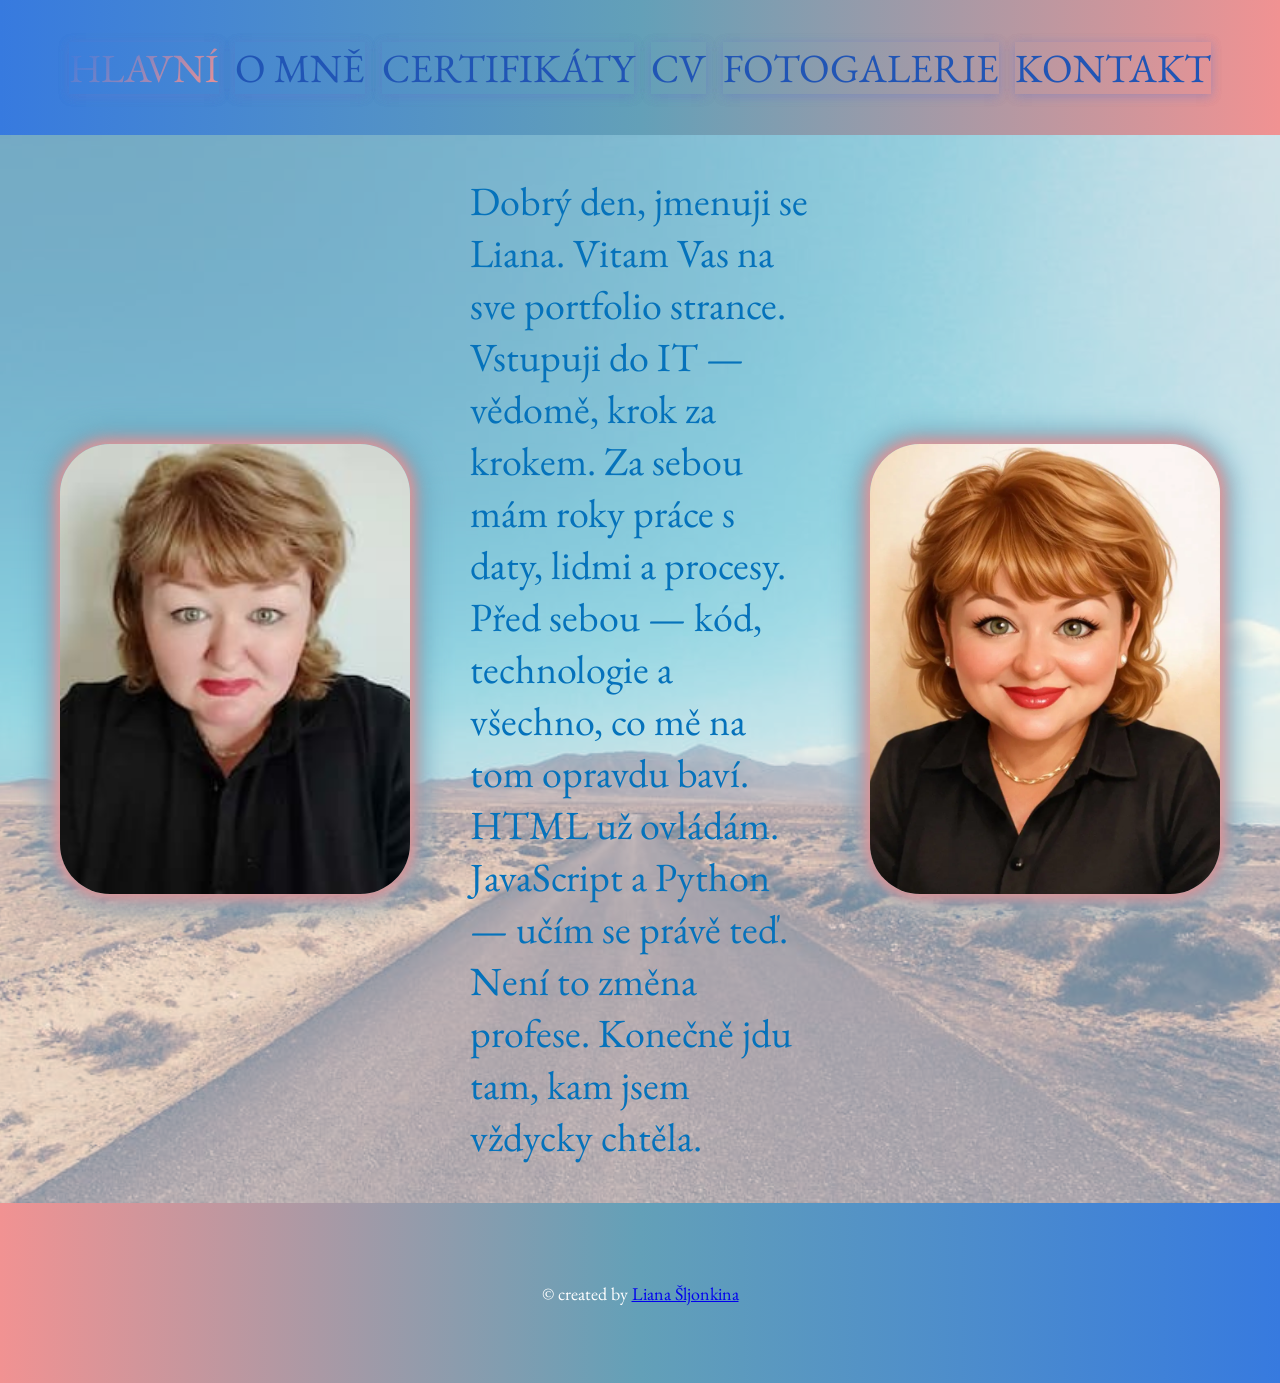
<file: index.html>
<!DOCTYPE html>
<html lang="en">
<head>
    <meta charset="UTF-8">
    <meta name="viewport" content="width=device-width, initial-scale=1.0">
    <title>Liana Šljonkina — Portfolio</title>
    <link rel="stylesheet" href="style.css">
    <link rel="preconnect" href="https://fonts.googleapis.com">
    <link rel="preconnect" href="https://fonts.gstatic.com" crossorigin>
    <link href="https://fonts.googleapis.com/css2?family=EB+Garamond:ital,wght@0,400..800;1,400..800&family=Playfair+Display:ital,wght@0,400..900;1,400..900&display=swap" rel="stylesheet">
</head>
<body>
    <header class="header">
        <nav class="nav">
            <ul>
                <li><a href="index.html" class="active">HLAVNÍ</a></li>
                <li><a href="index1.html">O MNĚ</a></li>
                <li><a href="index2.html">CERTIFIKÁTY</a></li>
                <li><a href="index3.html">CV</a></li>
                <li><a href="index4.html">FOTOGALERIE</a></li>
                <li><a href="index5.html">KONTAKT</a></li>
            </ul>
        </nav>
    </header>

    <aside class="aside">
        <div class="parent">
            <div class="foto">
                <a href="#"><img class="logo-img2" src="liana.webp" alt="foto" fetchpriority="high"></a>
            </div>
            <p>Dobrý den, jmenuji se Liana.
                Vitam Vas na sve portfolio strance.
                Vstupuji do IT — vědomě, krok za krokem. Za sebou mám roky práce s daty, lidmi
                a procesy. Před sebou — kód, technologie a všechno, co mě na tom opravdu baví.
                HTML už ovládám. JavaScript a Python — učím se právě teď.
                Není to změna profese. Konečně jdu tam, kam jsem vždycky chtěla.
            </p>
            <div class="foto2">
                <a href="#"><img class="karLi" src="karLi.webp" alt="logo" fetchpriority="high"></a>
            </div>
        </div>
    </aside>

    <footer class="footer">
        <div>© created by <a href="mailto:sljonkina@gmail.com">Liana Šljonkina</a></div>
    </footer>
</body>
</html>
</file>
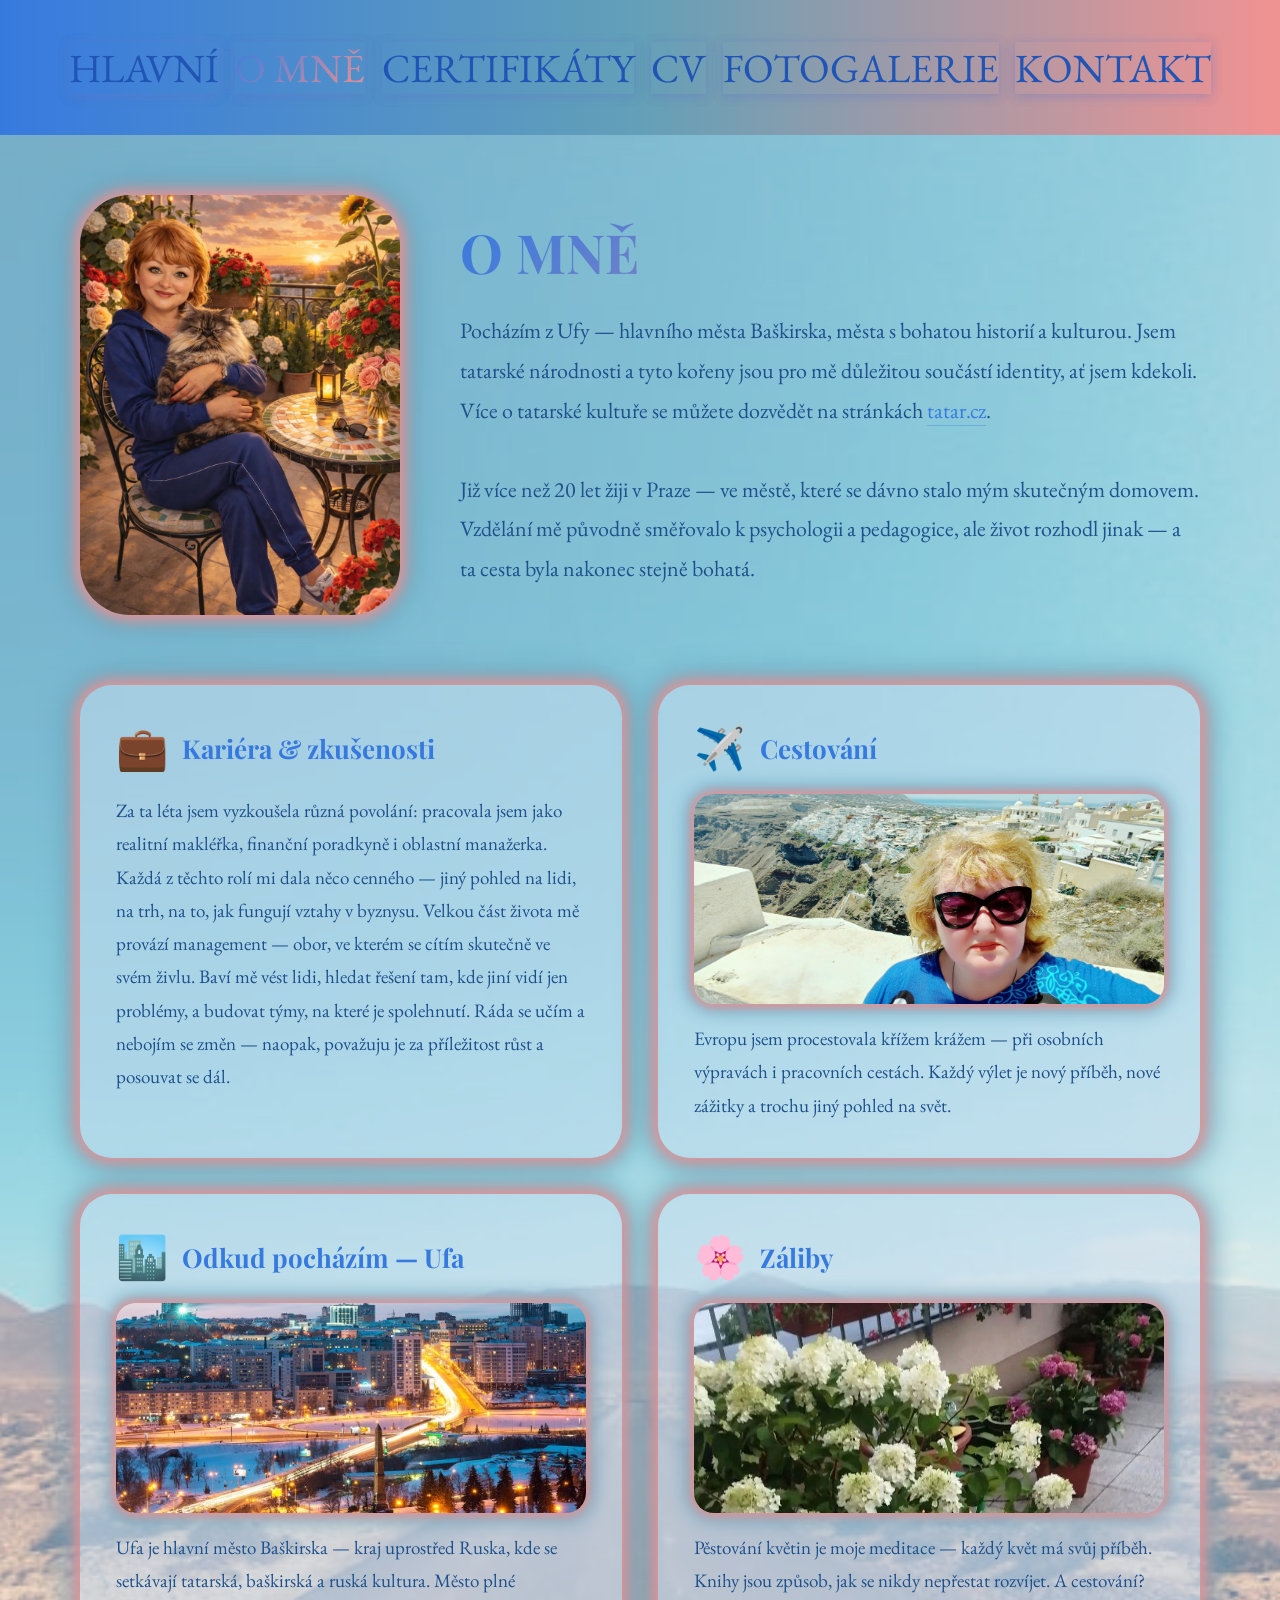
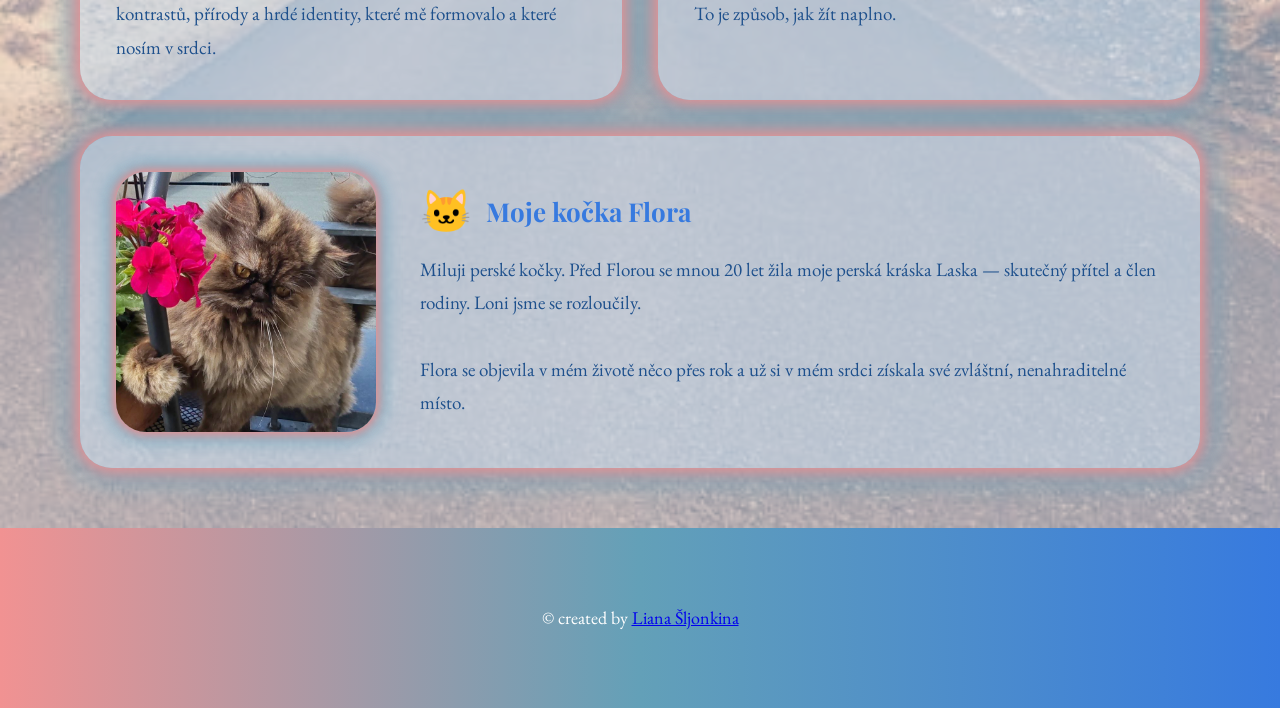
<file: index1.html>
<!DOCTYPE html>
<html lang="cs">
<head>
    <meta charset="UTF-8">
    <meta name="viewport" content="width=device-width, initial-scale=1.0">
    <title>Liana Šljonkina — O mně</title>
    <link rel="stylesheet" href="style1.css">
    <link rel="preconnect" href="https://fonts.googleapis.com">
    <link rel="preconnect" href="https://fonts.gstatic.com" crossorigin>
    <link href="https://fonts.googleapis.com/css2?family=EB+Garamond:ital,wght@0,400..800;1,400..800&family=Playfair+Display:ital,wght@0,400..900;1,400..900&display=swap" rel="stylesheet">
</head>
<body>
    <header class="header">
        <nav class="nav">
            <ul>
                <li><a href="index.html">HLAVNÍ</a></li>
                <li><a href="index1.html" class="active">O MNĚ</a></li>
                <li><a href="index2.html">CERTIFIKÁTY</a></li>
                <li><a href="index3.html">CV</a></li>
                <li><a href="index4.html">FOTOGALERIE</a></li>
                <li><a href="index5.html">KONTAKT</a></li>
            </ul>
        </nav>
    </header>

    <aside class="aside about-aside">
        <div class="about-wrapper">
            <div class="about-hero">
                <div class="foto-block">
                    <img src="fotoj1.jpg" alt="Liana Šljonkina">
                </div>
                <div class="text-block">
                    <h1>O MNĚ</h1>
                    <p>
                        Pocházím z Ufy — hlavního města Baškirska, města s bohatou historií a kulturou.
                        Jsem tatarské národnosti a tyto kořeny jsou pro mě důležitou součástí identity,
                        ať jsem kdekoli. Více o tatarské kultuře se můžete dozvědět na stránkách
                        <a href="http://tatar.cz/" class="tatar-link" target="_blank">tatar.cz</a>.
                        <br><br>
                        Již více než 20 let žiji v Praze — ve městě, které se dávno stalo mým skutečným domovem.
                        Vzdělání mě původně směřovalo k psychologii a pedagogice, ale život rozhodl jinak
                        — a ta cesta byla nakonec stejně bohatá.
                    </p>
                </div>
            </div>

            <div class="about-sections">
                <div class="card">
                    <div class="card-header">
                        <span class="card-icon">💼</span>
                        <h2>Kariéra & zkušenosti</h2>
                    </div>
                    <p>Za ta léta jsem vyzkoušela různá povolání: pracovala jsem jako realitní makléřka,
                        finanční poradkyně i oblastní manažerka. Každá z těchto rolí mi dala něco cenného
                        — jiný pohled na lidi, na trh, na to, jak fungují vztahy v byznysu. Velkou část života
                        mě provází management — obor, ve kterém se cítím skutečně ve svém živlu. Baví mě vést lidi,
                        hledat řešení tam, kde jiní vidí jen problémy, a budovat týmy, na které je spolehnutí.
                        Ráda se učím a nebojím se změn — naopak, považuju je za příležitost růst a posouvat se dál.
                    </p>
                </div>

                <div class="card">
                    <div class="card-header">
                        <span class="card-icon">✈️</span>
                        <h2>Cestování</h2>
                    </div>
                    <img src="fotoj3.jpg" alt="Cestování po Evropě">
                    <p>Evropu jsem procestovala křížem krážem — při osobních výpravách i pracovních cestách.
                        Každý výlet je nový příběh, nové zážitky a trochu jiný pohled na svět.</p>
                </div>

                <div class="card">
                    <div class="card-header">
                        <span class="card-icon">🏙️</span>
                        <h2>Odkud pocházím — Ufa</h2>
                    </div>
                    <img src="fon2.3.jpg" alt="Ufa — hlavní město Baškirska">
                    <p>Ufa je hlavní město Baškirska — kraj uprostřed Ruska, kde se setkávají
                        tatarská, baškirská a ruská kultura. Město plné kontrastů, přírody a hrdé identity,
                        které mě formovalo a které nosím v srdci.</p>
                </div>

                <div class="card">
                    <div class="card-header">
                        <span class="card-icon">🌸</span>
                        <h2>Záliby</h2>
                    </div>
                    <img src="kytky.jpg" alt="Moje květiny">
                    <p>Pěstování květin je moje meditace — každý květ má svůj příběh.
                        Knihy jsou způsob, jak se nikdy nepřestat rozvíjet. A cestování?
                        To je způsob, jak žít naplno.</p>
                </div>

                <div class="card wide">
                    <img src="flora1.jpg" alt="Kočka Flora">
                    <div class="card-body">
                        <div class="card-header">
                            <span class="card-icon">🐱</span>
                            <h2>Moje kočka Flora</h2>
                        </div>
                        <p>Miluji perské kočky. Před Florou se mnou 20 let žila moje perská kráska Laska
                            — skutečný přítel a člen rodiny. Loni jsme se rozloučily.
                            <br><br>
                            Flora se objevila v mém životě něco přes rok a už si v mém srdci
                            získala své zvláštní, nenahraditelné místo.</p>
                    </div>
                </div>
            </div>
        </div>
    </aside>

    <footer class="footer">
     <div>© created by <a href="mailto:sljonkina@gmail.com">Liana Šljonkina</a></div>
    </footer>
</body>
</html>
</file>
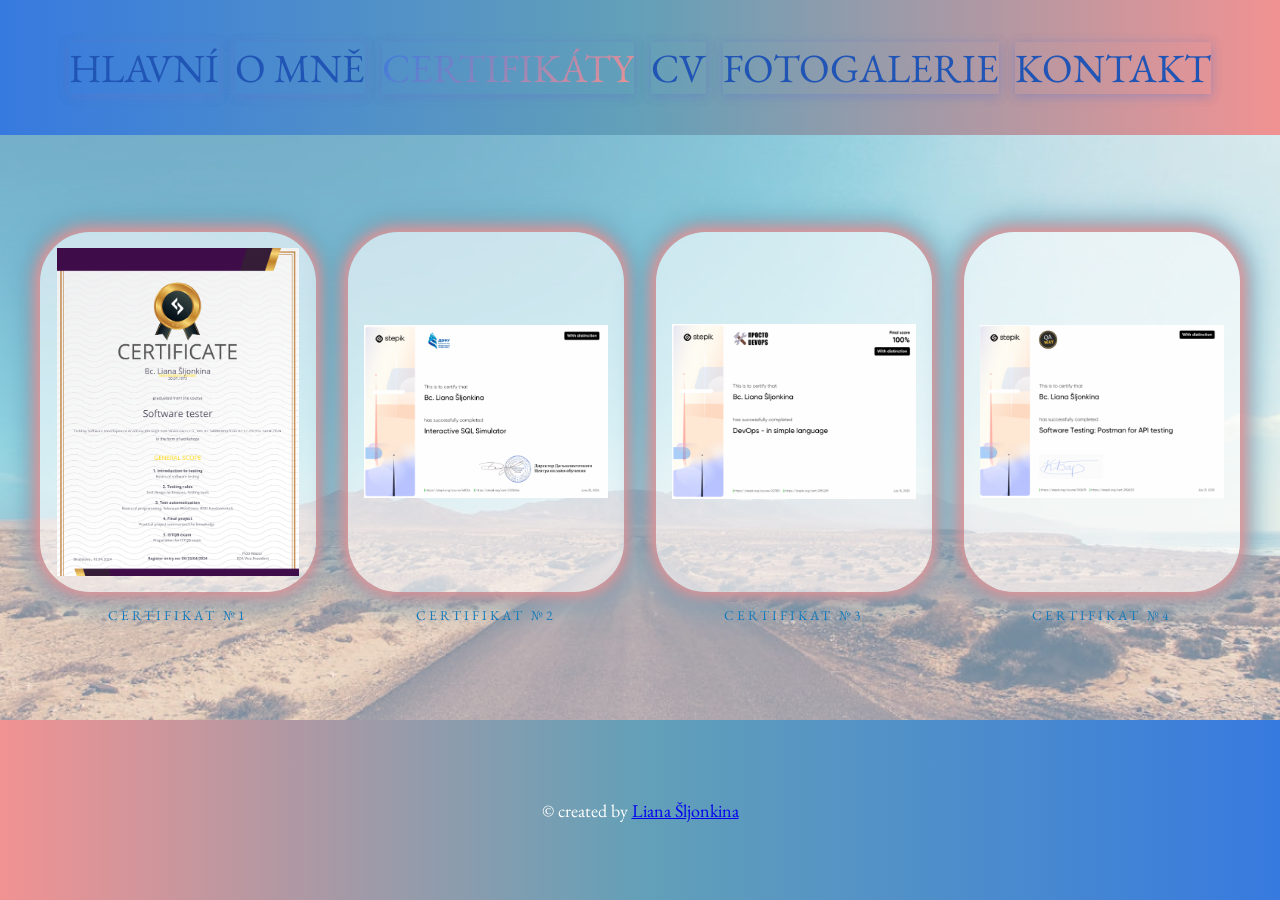
<file: index2.html>
<!DOCTYPE html>
<html lang="cs">
<head>
    <meta charset="UTF-8">
    <meta name="viewport" content="width=device-width, initial-scale=1.0">
    <title>Certifikáty — Liana Šljonkina</title>
    <link rel="stylesheet" href="style2.css">
    <link rel="preconnect" href="https://fonts.googleapis.com">
    <link rel="preconnect" href="https://fonts.gstatic.com" crossorigin>
    <link href="https://fonts.googleapis.com/css2?family=EB+Garamond:ital,wght@0,400..800;1,400..800&family=Playfair+Display:ital,wght@0,400..900;1,400..900&display=swap" rel="stylesheet">
</head>
<body>
    <header class="header">
        <nav class="nav">
            <ul>
                <li><a href="index.html">HLAVNÍ</a></li>
                <li><a href="index1.html">O MNĚ</a></li>
                <li><a href="index2.html" class="active">CERTIFIKÁTY</a></li>
                <li><a href="index3.html">CV</a></li>
                <li><a href="index4.html">FOTOGALERIE</a></li>
                <li><a href="index5.html">KONTAKT</a></li>
            </ul>
        </nav>
    </header>

    <main class="main-content">
        <section class="gallery">
            <article class="cert-card" style="--delay: 0s">
                <div class="card-inner">
                    <div class="card-shine"></div>
                    <img src="SDA.png" alt="Сертификат №1">
                    <div class="card-overlay"><span class="cert-label">01</span></div>
                </div>
                <p class="cert-title">Certifikat №1</p>
            </article>
            <article class="cert-card" style="--delay: 0.15s">
                <div class="card-inner">
                    <div class="card-shine"></div>
                    <img src="c2.png" alt="CERTIFICAT STEPIK">
                    <div class="card-overlay"><span class="cert-label">02</span></div>
                </div>
                <p class="cert-title">Certifikat №2</p>
            </article>
            <article class="cert-card" style="--delay: 0.3s">
                <div class="card-inner">
                    <div class="card-shine"></div>
                    <img src="c3.png" alt="Certifikat 3">
                    <div class="card-overlay"><span class="cert-label">03</span></div>
                </div>
                <p class="cert-title">Certifikat №3</p>
            </article>
            <article class="cert-card" style="--delay: 0.45s">
                <div class="card-inner">
                    <div class="card-shine"></div>
                    <img src="c4.png" alt="Certifikat 4">
                    <div class="card-overlay"><span class="cert-label">04</span></div>
                </div>
                <p class="cert-title">Certifikat №4</p>
            </article>
        </section>
    </main>

    <footer class="footer">
        <div>© created by <a href="mailto:sljonkina@gmail.com">Liana Šljonkina</a></div>
    </footer>
</body>
</html>
</file>
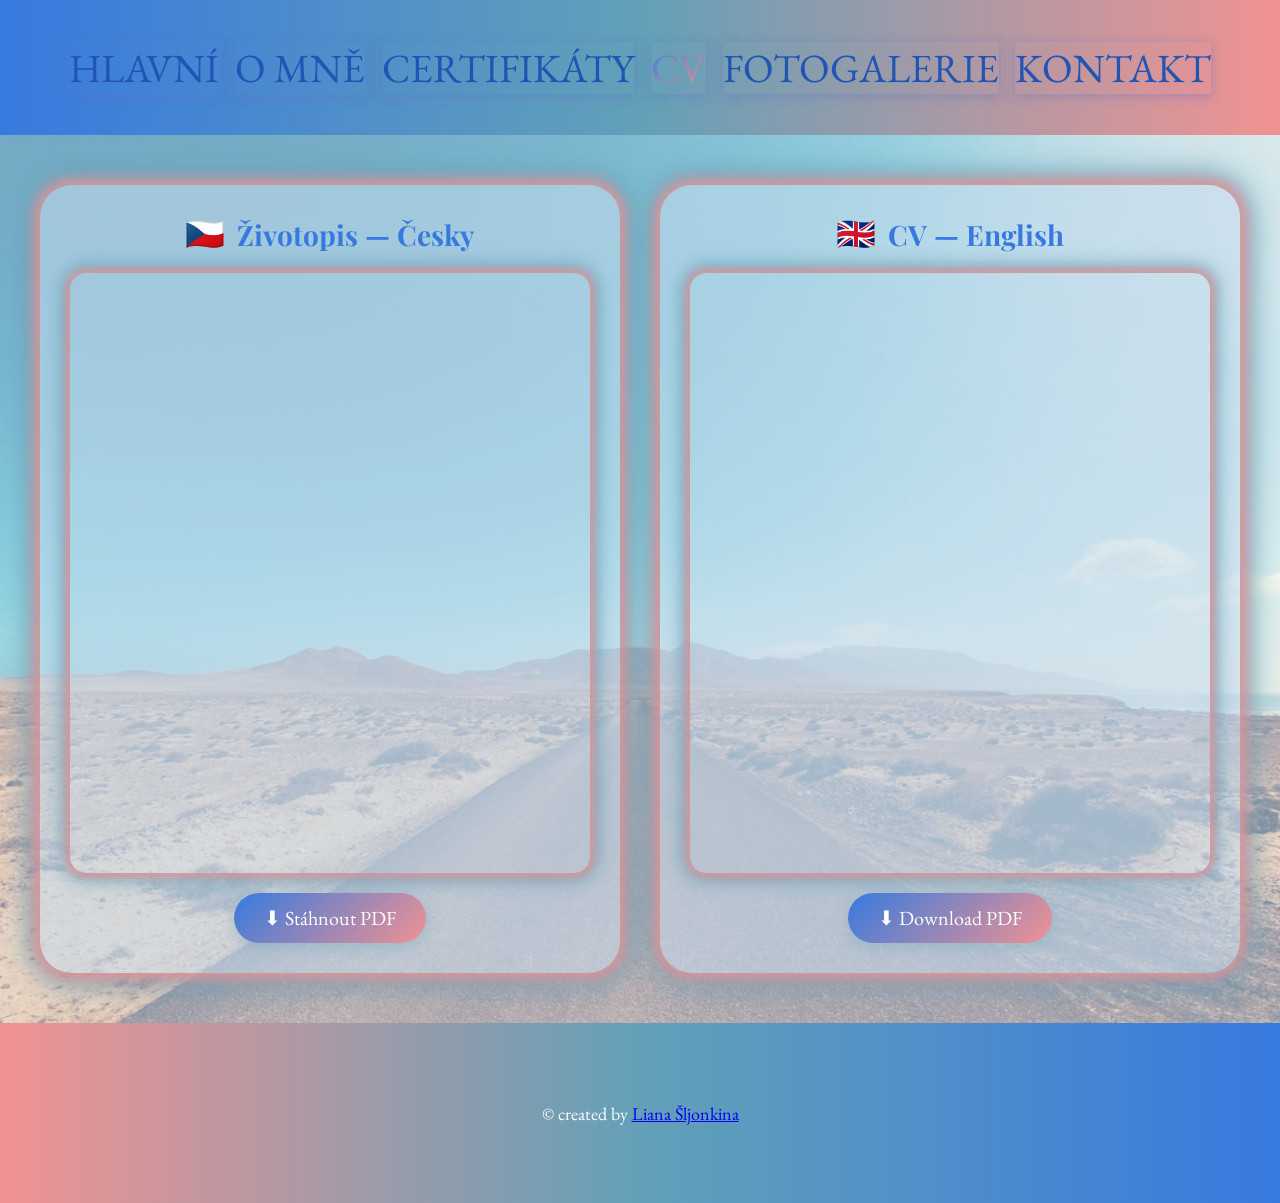
<file: index3.html>
<!DOCTYPE html>
<html lang="cs">
<head>
    <meta charset="UTF-8">
    <meta name="viewport" content="width=device-width, initial-scale=1.0">
    <title>CV — Liana Šljonkina</title>
    <link rel="stylesheet" href="style3.css">
    <link rel="preconnect" href="https://fonts.googleapis.com">
    <link rel="preconnect" href="https://fonts.gstatic.com" crossorigin>
    <link href="https://fonts.googleapis.com/css2?family=EB+Garamond:ital,wght@0,400..800;1,400..800&family=Playfair+Display:ital,wght@0,400..900;1,400..900&display=swap" rel="stylesheet">
</head>
<body>
    <header class="header">
        <nav class="nav">
            <ul>
                <li><a href="index.html">HLAVNÍ</a></li>
                <li><a href="index1.html">O MNĚ</a></li>
                <li><a href="index2.html">CERTIFIKÁTY</a></li>
                <li><a href="index3.html" class="active">CV</a></li>
                <li><a href="index4.html">FOTOGALERIE</a></li>
                <li><a href="index5.html">KONTAKT</a></li>
            </ul>
        </nav>
    </header>

    <section class="cv-section">
        <div class="cv-container">
            <div class="cv-block">
                <div class="cv-header">
                    <span class="flag">🇨🇿</span>
                    <h2>Životopis — Česky</h2>
                </div>
                <iframe src="CV_CZ_SLJONKINA.pdf" class="cv-frame"></iframe>
                <a href="CV_CZ_SLJONKINA.pdf" download class="cv-btn">⬇ Stáhnout PDF</a>
            </div>
            <div class="cv-block">
                <div class="cv-header">
                    <span class="flag">🇬🇧</span>
                    <h2>CV — English</h2>
                </div>
                <iframe src="CV_EN_SLJONKINA.pdf" class="cv-frame"></iframe>
                <a href="CV_EN_SLJONKINA.pdf" download class="cv-btn">⬇ Download PDF</a>
            </div>
        </div>
    </section>

    <footer class="footer">
        <div>© created by <a href="mailto:sljonkina@gmail.com">Liana Šljonkina</a></div>
    </footer>
</body>
</html>
</file>
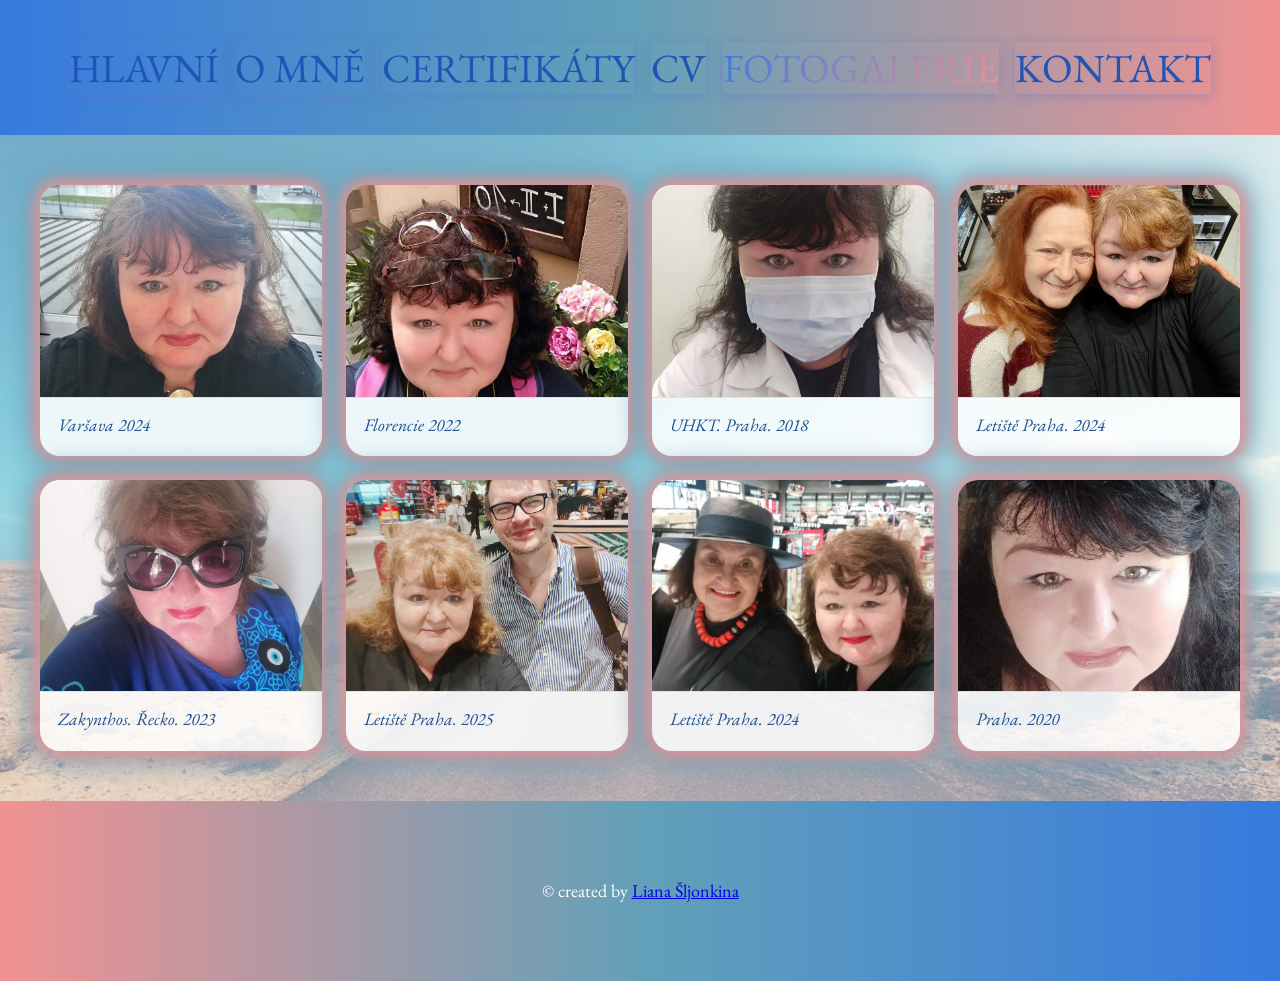
<file: index4.html>
<!DOCTYPE html>
<html lang="cs">
<head>
    <meta charset="UTF-8">
    <meta name="viewport" content="width=device-width, initial-scale=1.0">
    <title>Fotogalerie — Liana Šljonkina</title>
    <link rel="stylesheet" href="style4.css">
    <link rel="preconnect" href="https://fonts.googleapis.com">
    <link rel="preconnect" href="https://fonts.gstatic.com" crossorigin>
    <link href="https://fonts.googleapis.com/css2?family=EB+Garamond:ital,wght@0,400..800;1,400..800&family=Playfair+Display:ital,wght@0,400..900;1,400..900&display=swap" rel="stylesheet">
</head>
<body>
    <header class="header">
        <nav class="nav">
            <ul>
                <li><a href="index.html">HLAVNÍ</a></li>
                <li><a href="index1.html">O MNĚ</a></li>
                <li><a href="index2.html">CERTIFIKÁTY</a></li>
                <li><a href="index3.html">CV</a></li>
                <li><a href="index4.html" class="active">FOTOGALERIE</a></li>
                <li><a href="index5.html">KONTAKT</a></li>
            </ul>
        </nav>
    </header>

    <section class="gallery-section">
        <div class="gallery-grid">
            <article class="photo-card">
                <div class="photo-wrap"><img src="foto1.jpg" alt="Varšava 2024"></div>
                <div class="photo-caption"><p>Varšava 2024</p></div>
            </article>
            <article class="photo-card">
                <div class="photo-wrap"><img src="foto2.jpg" alt="Florencie 2022"></div>
                <div class="photo-caption"><p>Florencie 2022</p></div>
            </article>
            <article class="photo-card">
                <div class="photo-wrap"><img src="foto3.jpg" alt="UHKT Praha 2018"></div>
                <div class="photo-caption"><p>UHKT. Praha. 2018</p></div>
            </article>
            <article class="photo-card">
                <div class="photo-wrap"><img src="foto4.jpg" alt="Letiště Praha 2024"></div>
                <div class="photo-caption"><p>Letiště Praha. 2024</p></div>
            </article>
            <article class="photo-card">
                <div class="photo-wrap"><img src="foto5.jpg" alt="Zakynthos Řecko 2023"></div>
                <div class="photo-caption"><p>Zakynthos. Řecko. 2023</p></div>
            </article>
            <article class="photo-card">
                <div class="photo-wrap"><img src="foto 8.png" alt="Letiště Praha 2025"></div>
                <div class="photo-caption"><p>Letiště Praha. 2025</p></div>
            </article>
            <article class="photo-card">
                <div class="photo-wrap"><img src="foto7.png" alt="Letiště Praha 2024"></div>
                <div class="photo-caption"><p>Letiště Praha. 2024</p></div>
            </article>
            <article class="photo-card">
                <div class="photo-wrap"><img src="foto 6.jpg" alt="Praha 2020"></div>
                <div class="photo-caption"><p>Praha. 2020</p></div>
            </article>
        </div>
    </section>

    <footer class="footer">
        <div>© created by <a href="mailto:sljonkina@gmail.com">Liana Šljonkina</a></div>
    </footer>
</body>
</html>
</file>
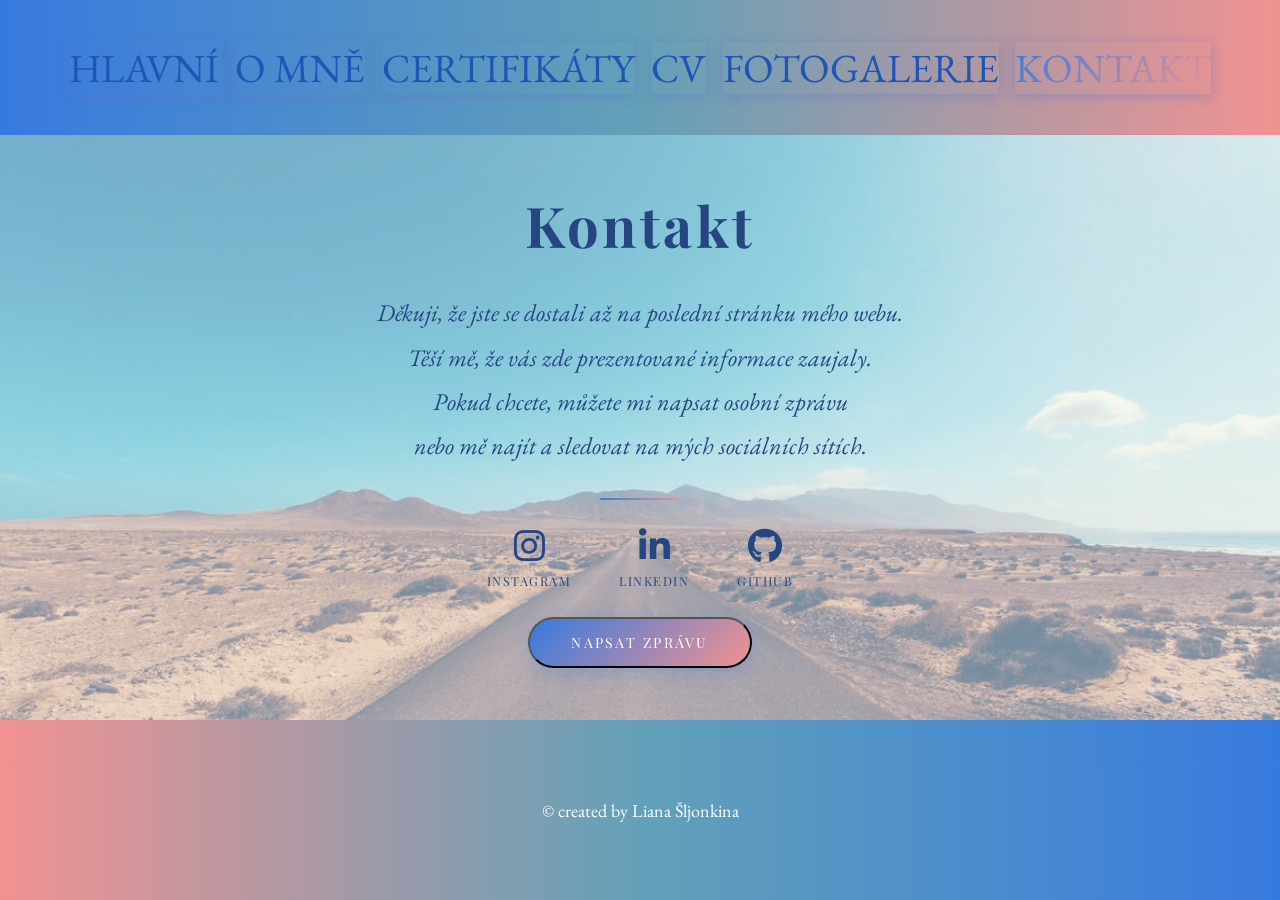
<file: index5.html>
<!DOCTYPE html>
<html lang="cs">
<head>
    <meta charset="UTF-8">
    <meta name="viewport" content="width=device-width, initial-scale=1.0">
    <title>Liana Šljonkina — Kontakt</title>
    <link rel="stylesheet" href="style5.css">
    <link rel="preconnect" href="https://fonts.googleapis.com">
    <link rel="preconnect" href="https://fonts.gstatic.com" crossorigin>
    <link href="https://fonts.googleapis.com/css2?family=EB+Garamond:ital,wght@0,400..800;1,400..800&family=Playfair+Display:ital,wght@0,400..900;1,400..900&display=swap" rel="stylesheet">
    <link rel="stylesheet" href="https://cdnjs.cloudflare.com/ajax/libs/font-awesome/6.5.0/css/all.min.css"/>
</head>
<body>
    <header class="header">
        <nav class="nav">
            <ul>
                <li><a href="index.html">HLAVNÍ</a></li>
                <li><a href="index1.html">O MNĚ</a></li>
                <li><a href="index2.html">CERTIFIKÁTY</a></li>
                <li><a href="index3.html">CV</a></li>
                <li><a href="index4.html">FOTOGALERIE</a></li>
                <li><a href="index5.html" class="active">KONTAKT</a></li>
            </ul>
        </nav>
    </header>

    <aside class="aside">
        <div class="parent">
            <div class="contact-block">
                <h1 class="contact-title">Kontakt</h1>
                <p class="contact-text">
                    Děkuji, že jste se dostali až na poslední stránku mého webu.<br>
                    Těší mě, že vás zde prezentované informace zaujaly.<br>
                    Pokud chcete, můžete mi napsat osobní zprávu<br>
                    nebo mě najít a sledovat na mých sociálních sítích.
                </p>
                <div class="divider"></div>
                <div class="socials">
                    <a class="social-link" href="https://www.instagram.com/liana_bizne/" target="_blank">
                        <i class="fa-brands fa-instagram"></i>
                        <span>Instagram</span>
                    </a>
                    <a class="social-link" href="https://www.linkedin.com/in/liana-%C5%A1ljonkina/" target="_blank">
                        <i class="fa-brands fa-linkedin-in"></i>
                        <span>LinkedIn</span>
                    </a>
                    <a class="social-link" href="https://github.com/LianaSl" target="_blank">
                        <i class="fa-brands fa-github"></i>
                        <span>GitHub</span>
                    </a>
                </div>
                <button id="open-modal-btn" class="btn-contact">Napsat zprávu</button>
            </div>
        </div>
    </aside>

    <footer class="footer">
        <div>© created by Liana Šljonkina</div>
    </footer>

    <div class="modal-overlay" id="modal">
        <div class="modal">
            <button id="modal-close-btn" class="modal-close">&times;</button>
            <h2>Napište mi</h2>
            <form id="contact-form" action="https://formspree.io/f/mvzwkqwl" method="POST">
                <div class="field-wrap">
                    <label for="iname">Jméno</label>
                    <input type="text" id="iname" name="name" placeholder="Vaše jméno">
                </div>
                <div class="field-wrap">
                    <label for="iemail">E-mail</label>
                    <input type="email" id="iemail" name="email" placeholder="vas@email.cz">
                </div>
                <div class="field-wrap">
                    <label for="imessage">Zpráva</label>
                    <textarea id="imessage" name="message" placeholder="Vaše zpráva..."></textarea>
                </div>
                <button type="submit" class="btn-send">Odeslat zprávu</button>
            </form>
            <div id="success-msg" class="success-msg" style="display:none;">
                ✅ Děkuji! Vaše zpráva byla odeslána.
                
            </div>
        </div>
    </div>

    <script src="script.js"></script>
</body>
</html>
</file>
<file: style.css>
* {
    margin: 0;
    padding: 0;
    box-sizing: border-box;
}

body {
    min-height: 100vh;
    display: flex;
    flex-direction: column;
}

.header {
    width: 100%;
    height: 15vh;
    padding: 20px 40px;
    display: flex;
    align-items: center;
    background-image: linear-gradient(
        to right,
        rgb(55, 122, 223),
        rgb(99, 160, 184),
        rgb(241, 146, 146)
    );
}

.nav { width: 100%; }

.nav ul {
    list-style: none;
    display: flex;
    justify-content: space-evenly;
    align-items: center;
    gap: 12px;
    width: 100%;
    padding: 16px 24px;
    margin: 0;
}

.nav ul li { cursor: pointer; }

.nav ul li a,
.nav ul li {
    font-family: 'EB Garamond', serif;
    font-size: 40px;
    text-decoration: none;
    color: hsl(219, 69%, 42%);
    cursor: pointer;
    transition: opacity 0.25s ease, transform 0.2s ease, box-shadow 0.25s ease;
    box-shadow: 0 2px 10px rgba(100, 120, 200, 0.25);
}

.nav ul li a:hover,
.nav ul li:hover {
    opacity: 0.88;
    transform: translateY(-2px);
    box-shadow: 0 5px 18px rgba(180, 100, 160, 0.4);
}

.nav ul li a.active {
    background: linear-gradient(135deg, rgb(55, 122, 223), rgb(241, 146, 146));
    -webkit-background-clip: text;
    -webkit-text-fill-color: transparent;
    background-clip: text;
}

.nav ul li:hover { color: white; }

.aside {
    flex: 1;
    background-color: rgba(198, 220, 238, 0.7);
    background-image: url(put5.jpeg);
    background-size: cover;
    background-position: center;
    background-repeat: no-repeat;
    background-blend-mode: overlay;
    font-family: "EB Garamond", serif;
    display: flex;
    align-items: center;
}

.parent {
    display: flex;
    align-items: center;
    gap: 60px;
    padding: 40px 60px;
    font-size: 40px;
    font-family: "EB Garamond", serif;
    color: rgb(5, 114, 187);
}

.karLi {
    width: 350px;
    height: 450px;
    border-radius: 50px;
    object-fit: cover;
    display: block;
    box-shadow:
        0 0 15px 5px rgb(241, 146, 146),
        0 0 30px 10px rgb(99, 160, 184);
}

.logo-img2 {
    width: 350px;
    height: 450px;
    border-radius: 50px;
    object-fit: cover;
    display: block;
    box-shadow:
        0 0 15px 5px rgb(241, 146, 146),
        0 0 30px 10px rgb(99, 160, 184);
}

.footer {
    height: 20vh;
    display: flex;
    align-items: center;
    justify-content: center;
    font-size: 18px;
    color: white;
    font-family: "EB Garamond", serif;
    background-image: linear-gradient(
        to left,
        rgb(55, 122, 223),
        rgb(99, 160, 184),
        rgb(241, 146, 146)
    );
}

@media (max-width: 768px) {
    .header { height: auto; padding: 16px 20px; }
    .nav ul { flex-wrap: wrap; justify-content: center; gap: 8px; padding: 10px 16px; }
    .nav ul li a, .nav ul li { font-size: 22px; }
    .parent { flex-direction: column; align-items: center; text-align: center; font-size: 24px; padding: 30px 20px; gap: 30px; }
    .karLi, .logo-img2 { width: 220px; height: 280px; }
}
/* === FOTO ANIMATION === */
@keyframes slideInLeft {
    from {
        opacity: 0;
        transform: translateX(-80px) scale(0.85);
    }
    to {
        opacity: 1;
        transform: translateX(0) scale(1);
    }
}

@keyframes slideInRight {
    from {
        opacity: 0;
        transform: translateX(80px) scale(0.85);
    }
    to {
        opacity: 1;
        transform: translateX(0) scale(1);
    }
}

.foto {
    animation: slideInLeft 0.9s ease-out both;
}

.foto2 {
    animation: slideInRight 0.9s ease-out both;
}
.logo-img2,
.karLi {
    transition: transform 0.3s ease;
}

.logo-img2:hover,
.karLi:hover {
    transform: scale(1.05);
}
</file>
<file: style1.css>
* {
    margin: 0;
    padding: 0;
    box-sizing: border-box;
}

body {
    min-height: 100vh;
    display: flex;
    flex-direction: column;
}

.header {
    width: 100%;
    height: 15vh;
    padding: 20px 40px;
    display: flex;
    align-items: center;
    background-image: linear-gradient(
        to right,
        rgb(55, 122, 223),
        rgb(99, 160, 184),
        rgb(241, 146, 146)
    );
}

.nav { width: 100%; }

.nav ul {
    list-style: none;
    display: flex;
    justify-content: space-evenly;
    align-items: center;
    gap: 12px;
    width: 100%;
    padding: 16px 24px;
    margin: 0;
}

.nav ul li { cursor: pointer; }

.nav ul li a,
.nav ul li {
    font-family: 'EB Garamond', serif;
    font-size: 40px;
    text-decoration: none;
    color: hsl(219, 69%, 42%);
    cursor: pointer;
    transition: opacity 0.25s ease, transform 0.2s ease, box-shadow 0.25s ease;
    box-shadow: 0 2px 10px rgba(100, 120, 200, 0.25);
}

.nav ul li a:hover,
.nav ul li:hover {
    opacity: 0.88;
    transform: translateY(-2px);
    box-shadow: 0 5px 18px rgba(180, 100, 160, 0.4);
}

.nav ul li a.active {
    background: linear-gradient(135deg, rgb(55, 122, 223), rgb(241, 146, 146));
    -webkit-background-clip: text;
    -webkit-text-fill-color: transparent;
    background-clip: text;
}

.nav ul li:hover { color: white; }

.footer {
    height: 20vh;
    display: flex;
    align-items: center;
    justify-content: center;
    font-size: 18px;
    color: white;
    font-family: "EB Garamond", serif;
    background-image: linear-gradient(
        to left,
        rgb(55, 122, 223),
        rgb(99, 160, 184),
        rgb(241, 146, 146)
    );
}

@media (max-width: 768px) {
    .header { height: auto; padding: 16px 20px; }
    .nav ul { flex-wrap: wrap; justify-content: center; gap: 8px; padding: 10px 16px; }
    .nav ul li a, .nav ul li { font-size: 22px; }
}

/* ===== O MNĚ PAGE ===== */

.about-aside {
    display: block !important;
    align-items: unset !important;
    flex: 1;
    background-color: rgba(198, 220, 238, 0.7);
    background-image: url(put5.jpeg);
    background-size: cover;
    background-position: center;
    background-repeat: no-repeat;
    background-blend-mode: overlay;
}

.about-wrapper {
    max-width: 1200px;
    margin: 0 auto;
    padding: 60px 40px;
    font-family: "EB Garamond", serif;
}

.about-hero {
    display: flex;
    align-items: center;
    gap: 60px;
    margin-bottom: 70px;
    animation: fadeUp 0.8s ease both;
}

.about-hero .foto-block img {
    width: 320px;
    height: 420px;
    border-radius: 50px;
    object-fit: cover;
    display: block;
    box-shadow:
        0 0 15px 5px rgb(241, 146, 146),
        0 0 30px 10px rgb(99, 160, 184);
    transition: transform 0.35s ease;
}

.about-hero .foto-block img:hover { transform: scale(1.03); }

.about-hero h1 {
    font-family: 'Playfair Display', serif;
    font-size: 54px;
    font-weight: 700;
    line-height: 1.15;
    margin-bottom: 28px;
    background: linear-gradient(135deg, rgb(55, 122, 223), rgb(241, 146, 146));
    -webkit-background-clip: text;
    -webkit-text-fill-color: transparent;
    background-clip: text;
}

.about-hero p {
    font-size: 22px;
    line-height: 1.8;
    color: rgb(30, 80, 140);
}

.about-sections {
    display: grid;
    grid-template-columns: 1fr 1fr;
    gap: 36px;
}

.card {
    background: rgba(198, 220, 238, 0.55);
    border-radius: 32px;
    padding: 36px;
    display: flex;
    flex-direction: column;
    gap: 18px;
    box-shadow:
        0 0 15px 5px rgb(241, 146, 146),
        0 0 30px 10px rgb(99, 160, 184);
    transition: transform 0.28s ease, box-shadow 0.28s ease;
    animation: fadeUp 0.8s ease both;
}

.card:hover {
    transform: translateY(-5px);
    box-shadow:
        0 0 20px 8px rgb(241, 146, 146),
        0 0 40px 15px rgb(99, 160, 184);
}

.card:nth-child(1) { animation-delay: 0.1s; }
.card:nth-child(2) { animation-delay: 0.2s; }
.card:nth-child(3) { animation-delay: 0.3s; }
.card:nth-child(4) { animation-delay: 0.4s; }
.card:nth-child(5) { animation-delay: 0.5s; }

.card-header { display: flex; align-items: center; gap: 14px; }
.card-icon { font-size: 42px; }

.card h2 {
    font-family: 'Playfair Display', serif;
    font-size: 26px;
    color: rgb(55, 122, 223);
}

.card p {
    font-size: 19px;
    line-height: 1.75;
    color: rgb(30, 80, 140);
}

.card img {
    width: 100%;
    height: 210px;
    object-fit: cover;
    border-radius: 20px;
    box-shadow:
        0 0 10px 3px rgb(241, 146, 146),
        0 0 20px 6px rgb(99, 160, 184);
}

.card.wide {
    grid-column: 1 / -1;
    flex-direction: row;
    align-items: center;
    gap: 44px;
}

.card.wide img { width: 260px; height: 260px; flex-shrink: 0; border-radius: 30px; }

.card.wide .card-body {
    flex: 1;
    display: flex;
    flex-direction: column;
    gap: 14px;
}

a.tatar-link {
    color: rgb(55, 122, 223);
    text-decoration: none;
    border-bottom: 1px solid rgba(55, 122, 223, 0.35);
    transition: color 0.2s, border-color 0.2s;
}
a.tatar-link:hover { color: rgb(200, 80, 120); border-color: rgb(200, 80, 120); }

@keyframes fadeUp {
    from { opacity: 0; transform: translateY(28px); }
    to   { opacity: 1; transform: translateY(0); }
}

@media (max-width: 768px) {
    .about-wrapper { padding: 30px 20px; }
    .about-hero { flex-direction: column; text-align: center; }
    .about-hero .foto-block img { width: 240px; height: 300px; }
    .about-hero h1 { font-size: 34px; }
    .about-hero p { font-size: 18px; }
    .about-sections { grid-template-columns: 1fr; }
    .card.wide { flex-direction: column; }
    .card.wide img { width: 100%; height: 220px; }
}
</file>
<file: style2.css>
* {
    margin: 0;
    padding: 0;
    box-sizing: border-box;
}

body {
    min-height: 100vh;
    display: flex;
    flex-direction: column;
}

.header {
    width: 100%;
    height: 15vh;
    padding: 20px 40px;
    display: flex;
    align-items: center;
    background-image: linear-gradient(
        to right,
        rgb(55, 122, 223),
        rgb(99, 160, 184),
        rgb(241, 146, 146)
    );
}

.nav { width: 100%; }

.nav ul {
    list-style: none;
    display: flex;
    justify-content: space-evenly;
    align-items: center;
    gap: 12px;
    width: 100%;
    padding: 16px 24px;
    margin: 0;
}

.nav ul li { cursor: pointer; }

.nav ul li a,
.nav ul li {
    font-family: 'EB Garamond', serif;
    font-size: 40px;
    text-decoration: none;
    color: hsl(219, 69%, 42%);
    cursor: pointer;
    transition: opacity 0.25s ease, transform 0.2s ease, box-shadow 0.25s ease;
    box-shadow: 0 2px 10px rgba(100, 120, 200, 0.25);
}

.nav ul li a:hover,
.nav ul li:hover {
    opacity: 0.88;
    transform: translateY(-2px);
    box-shadow: 0 5px 18px rgba(180, 100, 160, 0.4);
}

.nav ul li a.active {
    background: linear-gradient(135deg, rgb(55, 122, 223), rgb(241, 146, 146));
    -webkit-background-clip: text;
    -webkit-text-fill-color: transparent;
    background-clip: text;
}

.nav ul li:hover { color: white; }

.footer {
    height: 20vh;
    display: flex;
    align-items: center;
    justify-content: center;
    font-size: 18px;
    color: white;
    font-family: "EB Garamond", serif;
    background-image: linear-gradient(
        to left,
        rgb(55, 122, 223),
        rgb(99, 160, 184),
        rgb(241, 146, 146)
    );
}

@media (max-width: 768px) {
    .header { height: auto; padding: 16px 20px; }
    .nav ul { flex-wrap: wrap; justify-content: center; gap: 8px; padding: 10px 16px; }
    .nav ul li a, .nav ul li { font-size: 22px; }
}

/* ===== CERTIFIKÁTY PAGE ===== */

.main-content {
    flex: 1;
    background-color: rgba(198, 220, 238, 0.7);
    background-image: url(put5.jpeg);
    background-size: cover;
    background-position: center;
    background-repeat: no-repeat;
    background-blend-mode: overlay;
    display: flex;
    align-items: center;
    justify-content: center;
    padding: 50px 40px;
}

.gallery {
    display: grid;
    grid-template-columns: repeat(auto-fit, minmax(260px, 1fr));
    gap: 32px;
    max-width: 1200px;
    width: 100%;
}

.cert-card {
    display: flex;
    flex-direction: column;
    align-items: center;
    gap: 14px;
    animation: fadeUp 0.7s ease both;
    animation-delay: var(--delay, 0s);
}

.card-inner {
    position: relative;
    width: 100%;
    border-radius: 50px;
    overflow: hidden;
    background: rgba(255, 255, 255, 0.6);
    box-shadow:
        0 0 15px 5px rgb(241, 146, 146),
        0 0 30px 10px rgb(99, 160, 184);
    cursor: pointer;
    transition: transform 0.4s cubic-bezier(0.25, 0.8, 0.25, 1), box-shadow 0.4s ease;
}

.card-shine {
    position: absolute;
    top: -100%;
    left: -60%;
    width: 40%;
    height: 200%;
    background: linear-gradient(105deg, transparent 40%, rgba(255,255,255,0.18) 50%, transparent 60%);
    z-index: 3;
    pointer-events: none;
}

.card-inner img {
    width: 100%;
    height: 360px;
    object-fit: contain;
    display: block;
    padding: 16px;
    transition: transform 0.5s ease;
}

.card-overlay {
    position: absolute;
    inset: 0;
    background: rgba(55, 122, 223, 0.4);
    display: flex;
    align-items: center;
    justify-content: center;
    opacity: 0;
    transition: opacity 0.35s ease;
    z-index: 2;
}

.cert-label {
    font-family: 'Playfair Display', serif;
    font-size: 3rem;
    color: white;
    font-weight: 700;
    letter-spacing: 0.1em;
}

.cert-card:hover .card-inner {
    transform: translateY(-6px) scale(1.01);
    box-shadow:
        0 0 20px 8px rgb(241, 146, 146),
        0 0 40px 14px rgb(99, 160, 184);
}

.cert-card:hover .card-overlay { opacity: 1; }
.cert-card:hover .card-inner img { transform: scale(1.04); }
.cert-card:hover .card-shine { animation: shine 0.6s ease forwards; }

.cert-title {
    font-family: 'EB Garamond', serif;
    font-size: 0.85rem;
    letter-spacing: 0.22em;
    text-transform: uppercase;
    color: rgb(5, 114, 187);
    font-weight: 400;
}

@keyframes fadeUp {
    from { opacity: 0; transform: translateY(30px); }
    to   { opacity: 1; transform: translateY(0); }
}

@keyframes shine {
    from { left: -60%; }
    to   { left: 130%; }
}

@media (max-width: 768px) {
    .main-content { padding: 30px 20px; }
}
</file>
<file: style3.css>
* {
    margin: 0;
    padding: 0;
    box-sizing: border-box;
}

body {
    min-height: 100vh;
    display: flex;
    flex-direction: column;
}

.header {
    width: 100%;
    height: 15vh;
    padding: 20px 40px;
    display: flex;
    align-items: center;
    background-image: linear-gradient(
        to right,
        rgb(55, 122, 223),
        rgb(99, 160, 184),
        rgb(241, 146, 146)
    );
}

.nav { width: 100%; }

.nav ul {
    list-style: none;
    display: flex;
    justify-content: space-evenly;
    align-items: center;
    gap: 12px;
    width: 100%;
    padding: 16px 24px;
    margin: 0;
}

.nav ul li { cursor: pointer; }

.nav ul li a,
.nav ul li {
    font-family: 'EB Garamond', serif;
    font-size: 40px;
    text-decoration: none;
    color: hsl(219, 69%, 42%);
    cursor: pointer;
    transition: opacity 0.25s ease, transform 0.2s ease, box-shadow 0.25s ease;
    box-shadow: 0 2px 10px rgba(100, 120, 200, 0.25);
}

.nav ul li a:hover,
.nav ul li:hover {
    opacity: 0.88;
    transform: translateY(-2px);
    box-shadow: 0 5px 18px rgba(180, 100, 160, 0.4);
}

.nav ul li a.active {
    background: linear-gradient(135deg, rgb(55, 122, 223), rgb(241, 146, 146));
    -webkit-background-clip: text;
    -webkit-text-fill-color: transparent;
    background-clip: text;
}

.nav ul li:hover { color: white; }

.footer {
    height: 20vh;
    display: flex;
    align-items: center;
    justify-content: center;
    font-size: 18px;
    color: white;
    font-family: "EB Garamond", serif;
    background-image: linear-gradient(
        to left,
        rgb(55, 122, 223),
        rgb(99, 160, 184),
        rgb(241, 146, 146)
    );
}

@media (max-width: 768px) {
    .header { height: auto; padding: 16px 20px; }
    .nav ul { flex-wrap: wrap; justify-content: center; gap: 8px; padding: 10px 16px; }
    .nav ul li a, .nav ul li { font-size: 22px; }
}

/* ===== CV PAGE ===== */

.cv-section {
    flex: 1;
    background-color: rgba(198, 220, 238, 0.7);
    background-image: url(put5.jpeg);
    background-size: cover;
    background-position: center;
    background-repeat: no-repeat;
    background-blend-mode: overlay;
    padding: 50px 40px;
}

.cv-container {
    display: flex;
    gap: 40px;
    justify-content: center;
    align-items: flex-start;
    max-width: 1300px;
    margin: 0 auto;
}

.cv-block {
    flex: 1;
    display: flex;
    flex-direction: column;
    align-items: center;
    gap: 20px;
    background: rgba(198, 220, 238, 0.55);
    border-radius: 32px;
    padding: 30px;
    box-shadow:
        0 0 15px 5px rgb(241, 146, 146),
        0 0 30px 10px rgb(99, 160, 184);
}

.cv-header { display: flex; align-items: center; gap: 12px; }

.cv-header h2 {
    font-family: 'Playfair Display', serif;
    font-size: 28px;
    color: rgb(55, 122, 223);
}

.flag { font-size: 32px; }

.cv-frame {
    width: 100%;
    height: 600px;
    border: none;
    border-radius: 16px;
    box-shadow:
        0 0 10px 3px rgb(241, 146, 146),
        0 0 20px 6px rgb(99, 160, 184);
}

.cv-btn {
    font-family: 'EB Garamond', serif;
    font-size: 20px;
    text-decoration: none;
    color: white;
    background: linear-gradient(135deg, rgb(55, 122, 223), rgb(241, 146, 146));
    padding: 12px 30px;
    border-radius: 50px;
    transition: transform 0.2s ease, box-shadow 0.2s ease;
    box-shadow: 0 4px 16px rgba(99, 160, 184, 0.4);
}

.cv-btn:hover {
    transform: translateY(-3px);
    box-shadow: 0 8px 24px rgba(99, 160, 184, 0.6);
}

@media (max-width: 768px) {
    .cv-container { flex-direction: column; }
    .cv-frame { height: 400px; }
    .cv-section { padding: 30px 20px; }
}
</file>
<file: style4.css>
* {
    margin: 0;
    padding: 0;
    box-sizing: border-box;
}

body {
    min-height: 100vh;
    display: flex;
    flex-direction: column;
}

.header {
    width: 100%;
    height: 15vh;
    padding: 20px 40px;
    display: flex;
    align-items: center;
    background-image: linear-gradient(
        to right,
        rgb(55, 122, 223),
        rgb(99, 160, 184),
        rgb(241, 146, 146)
    );
}

.nav { width: 100%; }

.nav ul {
    list-style: none;
    display: flex;
    justify-content: space-evenly;
    align-items: center;
    gap: 12px;
    width: 100%;
    padding: 16px 24px;
    margin: 0;
}

.nav ul li { cursor: pointer; }

.nav ul li a,
.nav ul li {
    font-family: 'EB Garamond', serif;
    font-size: 40px;
    text-decoration: none;
    color: hsl(219, 69%, 42%);
    cursor: pointer;
    transition: opacity 0.25s ease, transform 0.2s ease, box-shadow 0.25s ease;
    box-shadow: 0 2px 10px rgba(100, 120, 200, 0.25);
}

.nav ul li a:hover,
.nav ul li:hover {
    opacity: 0.88;
    transform: translateY(-2px);
    box-shadow: 0 5px 18px rgba(180, 100, 160, 0.4);
}

.nav ul li a.active {
    background: linear-gradient(135deg, rgb(55, 122, 223), rgb(241, 146, 146));
    -webkit-background-clip: text;
    -webkit-text-fill-color: transparent;
    background-clip: text;
}

.nav ul li:hover { color: white; }

.footer {
    height: 20vh;
    display: flex;
    align-items: center;
    justify-content: center;
    font-size: 18px;
    color: white;
    font-family: "EB Garamond", serif;
    background-image: linear-gradient(
        to left,
        rgb(55, 122, 223),
        rgb(99, 160, 184),
        rgb(241, 146, 146)
    );
}

@media (max-width: 768px) {
    .header { height: auto; padding: 16px 20px; }
    .nav ul { flex-wrap: wrap; justify-content: center; gap: 8px; padding: 10px 16px; }
    .nav ul li a, .nav ul li { font-size: 22px; }
}

/* ===== FOTOGALERIE PAGE ===== */

.gallery-section {
    flex: 1;
    background-color: rgba(198, 220, 238, 0.7);
    background-image: url(put5.jpeg);
    background-size: cover;
    background-position: center;
    background-repeat: no-repeat;
    background-blend-mode: overlay;
    padding: 50px 40px;
}

.gallery-grid {
    display: grid;
    grid-template-columns: repeat(4, 1fr);
    gap: 24px;
    max-width: 1400px;
    margin: 0 auto;
}

.photo-card {
    background: rgba(255, 255, 255, 0.85);
    border-radius: 20px;
    overflow: hidden;
    box-shadow:
        0 0 15px 5px rgb(241, 146, 146),
        0 0 30px 10px rgb(99, 160, 184);
    transition: transform 0.35s ease, box-shadow 0.35s ease;
}

.photo-card:hover {
    transform: translateY(-6px);
    box-shadow:
        0 0 20px 8px rgb(241, 146, 146),
        0 0 40px 15px rgb(99, 160, 184);
}

.photo-wrap { width: 100%; aspect-ratio: 4 / 3; overflow: hidden; }

.photo-wrap img {
    width: 100%;
    height: 100%;
    object-fit: cover;
    display: block;
    transition: transform 0.5s ease;
}

.photo-card:hover .photo-wrap img { transform: scale(1.06); }

.photo-caption {
    padding: 14px 18px 18px;
    border-top: 1px solid rgba(99, 160, 184, 0.2);
}

.photo-caption p {
    font-family: 'EB Garamond', serif;
    font-size: 1.1rem;
    line-height: 1.5;
    color: rgb(30, 80, 140);
    font-style: italic;
}

@media (max-width: 1024px) {
    .gallery-grid { grid-template-columns: repeat(2, 1fr); gap: 20px; }
}

@media (max-width: 480px) {
    .gallery-section { padding: 30px 20px; }
    .gallery-grid { grid-template-columns: 1fr; gap: 20px; }
}
</file>
<file: style5.css>
* {
    margin: 0;
    padding: 0;
    box-sizing: border-box;
}

body {
    min-height: 100vh;
    display: flex;
    flex-direction: column;
}

.header {
    width: 100%;
    height: 15vh;
    padding: 20px 40px;
    display: flex;
    align-items: center;
    background-image: linear-gradient(
        to right,
        rgb(55, 122, 223),
        rgb(99, 160, 184),
        rgb(241, 146, 146)
    );
}

.nav { width: 100%; }

.nav ul {
    list-style: none;
    display: flex;
    justify-content: space-evenly;
    align-items: center;
    gap: 12px;
    width: 100%;
    padding: 16px 24px;
    margin: 0;
}

.nav ul li { cursor: pointer; }

.nav ul li a,
.nav ul li {
    font-family: 'EB Garamond', serif;
    font-size: 40px;
    text-decoration: none;
    color: hsl(219, 69%, 42%);
    cursor: pointer;
    transition: opacity 0.25s ease, transform 0.2s ease, box-shadow 0.25s ease;
    box-shadow: 0 2px 10px rgba(100, 120, 200, 0.25);
}

.nav ul li a:hover,
.nav ul li:hover {
    opacity: 0.88;
    transform: translateY(-2px);
    box-shadow: 0 5px 18px rgba(180, 100, 160, 0.4);
}

.nav ul li a.active {
    background: linear-gradient(135deg, rgb(55, 122, 223), rgb(241, 146, 146));
    -webkit-background-clip: text;
    -webkit-text-fill-color: transparent;
    background-clip: text;
}

.nav ul li:hover { color: white; }

.footer {
    height: 20vh;
    display: flex;
    align-items: center;
    justify-content: center;
    font-size: 18px;
    color: white;
    font-family: "EB Garamond", serif;
    background-image: linear-gradient(
        to left,
        rgb(55, 122, 223),
        rgb(99, 160, 184),
        rgb(241, 146, 146)
    );
}

@media (max-width: 768px) {
    .header { height: auto; padding: 16px 20px; }
    .nav ul { flex-wrap: wrap; justify-content: center; gap: 8px; padding: 10px 16px; }
    .nav ul li a, .nav ul li { font-size: 22px; }
}

/* kontakt str.   */

.aside {
    flex: 1;
    background-color: rgba(198, 220, 238, 0.7);
    background-image: url(put5.jpeg);
    background-size: cover;
    background-position: center;
    background-repeat: no-repeat;
    background-blend-mode: overlay;
    display: flex;
    align-items: center;
    justify-content: center;
}

.parent {
    display: flex;
    align-items: center;
    justify-content: center;
    padding: 40px 60px;
}

.contact-block {
    display: flex;
    flex-direction: column;
    align-items: center;
    gap: 1.8rem;
    text-align: center;
}

.contact-title {
    font-family: 'Playfair Display', serif;
    font-size: 3.50rem;
    color: rgb(38, 70, 130);
    letter-spacing: 0.06em;
}

.contact-text {
    font-family: 'EB Garamond', serif;
    font-size: 1.50rem;
    line-height: 1.85;
    color: rgb(38, 70, 130);
    font-style: italic;
    max-width: 600px;
}

.divider {
    width: 80px;
    height: 2px;
    background: linear-gradient(90deg, rgb(55, 122, 223), rgb(241, 146, 146));
    border-radius: 2px;
}

.socials { display: flex; gap: 3rem; align-items: center; }

.social-link {
    display: flex;
    flex-direction: column;
    align-items: center;
    gap: 0.5rem;
    text-decoration: none;
    color: rgb(38, 70, 130);
    transition: transform 0.25s, color 0.25s;
}

.social-link:hover { transform: translateY(-5px); color: rgb(55, 122, 223); }
.social-link i { font-size: 2.2rem; }

.social-link span {
    font-family: 'Playfair Display', serif;
    font-size: 0.78rem;
    letter-spacing: 0.12em;
    text-transform: uppercase;
}

.btn-contact {
    display: inline-block;
    padding: 0.85rem 2.6rem;
    border-radius: 50px;
    background: linear-gradient(135deg, rgb(55, 122, 223) 0%, rgb(241, 146, 146) 100%);
    color: #fff;
    font-family: 'Playfair Display', serif;
    font-size: 0.88rem;
    letter-spacing: 0.16em;
    text-transform: uppercase;
    text-decoration: none;
    box-shadow: 0 4px 18px rgba(55, 122, 223, 0.3);
    transition: opacity 0.2s, transform 0.2s;
}

.btn-contact:hover { opacity: 0.9; transform: translateY(-2px); }

.modal-overlay {
    display: none;
    position: fixed;
    inset: 0;
    background: rgba(38, 70, 130, 0.4);
    backdrop-filter: blur(6px);
    z-index: 100;
    align-items: center;
    justify-content: center;
}

.modal-overlay:target { display: flex; }

.modal {
    background: #fff;
    border-radius: 20px;
    padding: 2.8rem 2.5rem 2.2rem;
    max-width: 480px;
    width: 92%;
    position: relative;
    box-shadow:
        0 8px 40px rgba(55, 122, 223, 0.18),
        0 2px 8px rgba(241, 146, 146, 0.15);
    animation: modalIn 0.3s ease;
}

@keyframes modalIn {
    from { opacity: 0; transform: translateY(30px) scale(0.97); }
    to   { opacity: 1; transform: translateY(0) scale(1); }
}

.modal-close {
    position: absolute;
    top: 1rem;
    right: 1.3rem;
    font-size: 1.6rem;
    color: rgb(99, 160, 184);
    text-decoration: none;
    line-height: 1;
    transition: color 0.2s;
}

.modal-close:hover { color: rgb(241, 146, 146); }

.modal h2 {
    font-family: 'Playfair Display', serif;
    font-size: 1.6rem;
    color: rgb(38, 70, 130);
    margin-bottom: 1.6rem;
    text-align: center;
}

.modal form label {
    display: block;
    font-family: 'EB Garamond', serif;
    font-size: 0.88rem;
    letter-spacing: 0.08em;
    text-transform: uppercase;
    color: rgb(99, 160, 184);
    margin-bottom: 0.4rem;
    margin-top: 1.1rem;
}

.modal form label:first-of-type { margin-top: 0; }

.modal input,
.modal textarea {
    width: 100%;
    border: 1.5px solid #dde4f0;
    border-radius: 10px;
    padding: 0.7rem 1rem;
    font-family: 'EB Garamond', serif;
    font-size: 1rem;
    color: rgb(38, 70, 130);
    background: #fafcff;
    transition: border-color 0.2s;
    outline: none;
    resize: none;
}

.modal input:focus,
.modal textarea:focus { border-color: rgb(55, 122, 223); }

.modal textarea { height: 110px; }

.btn-send {
    display: block;
    margin-top: 1.6rem;
    width: 100%;
    padding: 0.85rem;
    border-radius: 50px;
    background: linear-gradient(135deg, rgb(55, 122, 223) 0%, rgb(241, 146, 146) 100%);
    color: #fff;
    font-family: 'Playfair Display', serif;
    font-size: 0.88rem;
    letter-spacing: 0.14em;
    text-transform: uppercase;
    text-align: center;
    border: none;
    cursor: pointer;
    box-shadow: 0 4px 18px rgba(55, 122, 223, 0.25);
    transition: opacity 0.2s, transform 0.2s;
}

.btn-send:hover { opacity: 0.9; transform: translateY(-2px); }
.success-msg {
    text-align: center;
    font-family: 'Playfair Display', serif;
    font-size: 1.3rem;
    color: rgb(55, 122, 223);
    padding: 2rem 0;
    line-height: 1.8;
}
</file>
